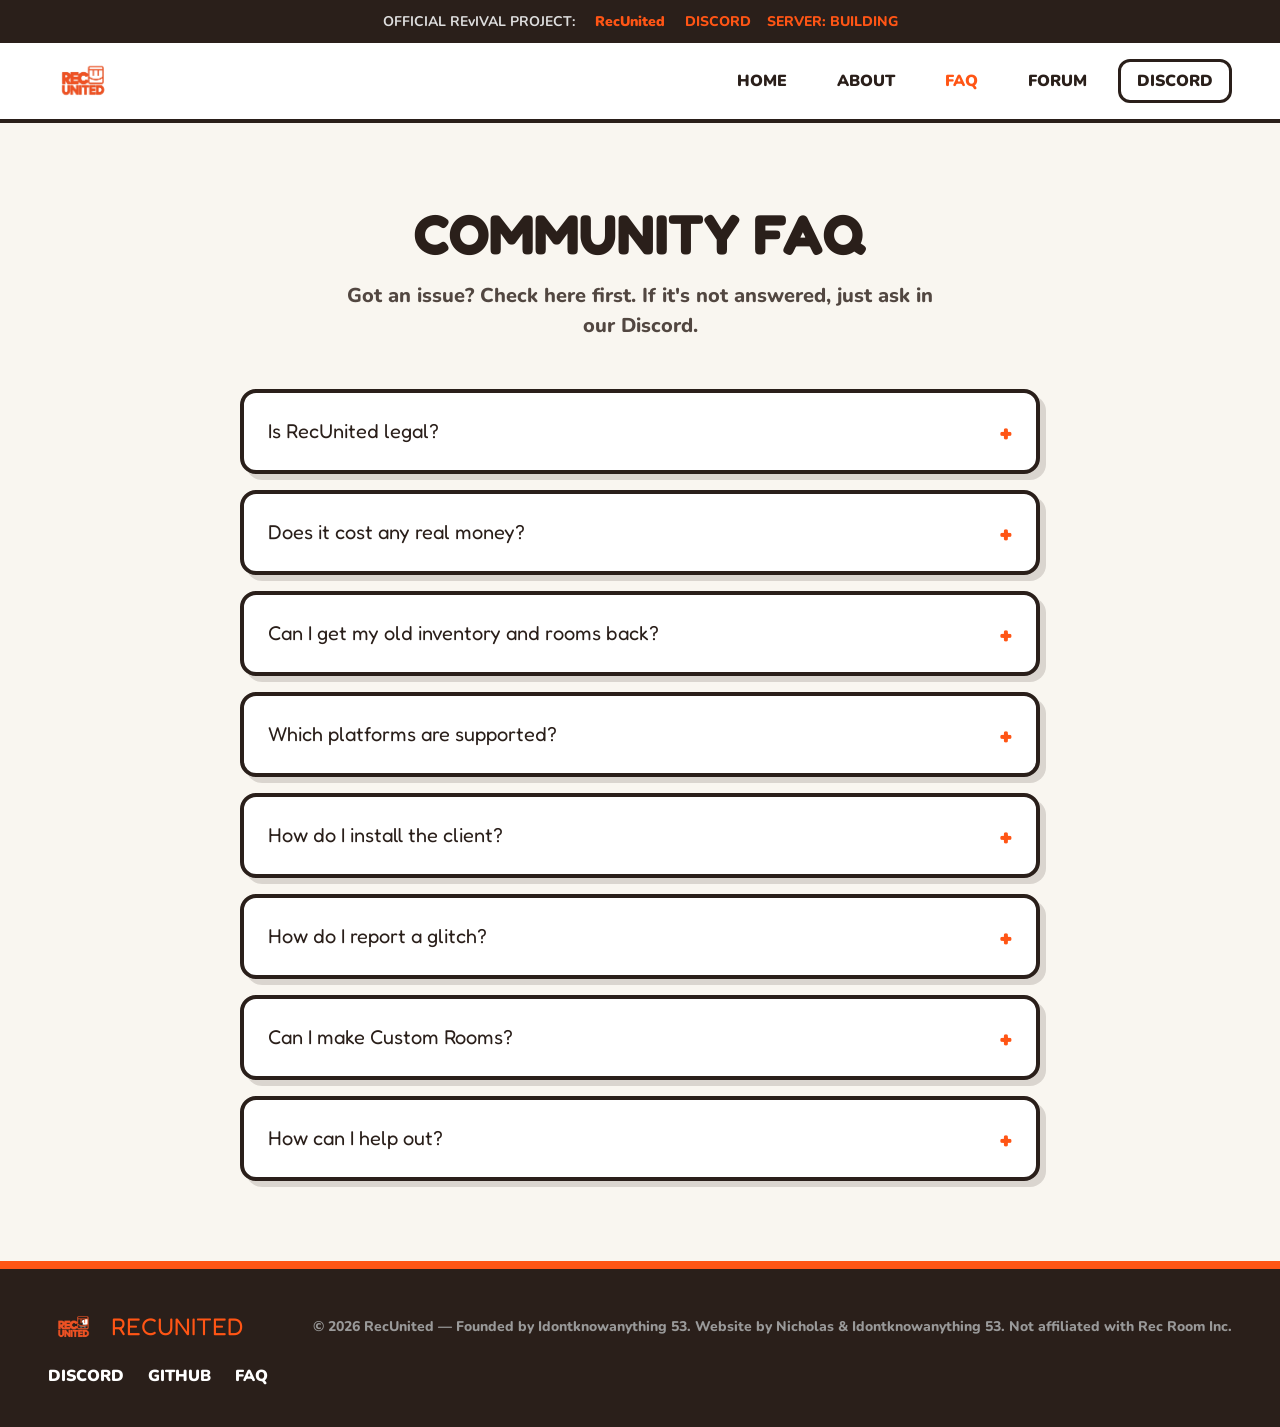
<file: faq.html>
<!DOCTYPE html>
<html lang="en">
<head>
<meta charset="UTF-8">
<meta name="viewport" content="width=device-width, initial-scale=1.0">
<title>FAQ — RecUnited</title>
<link href="https://fonts.googleapis.com/css2?family=Fredoka+One&family=Nunito:wght@400;700;800;900&display=swap" rel="stylesheet">
<link href="styles.css" rel="stylesheet">
</head>
<body>

<div class="topbar">
  <span>OFFICIAL REvIVAL PROJECT:</span>
  <strong>RecUnited</strong>
  <div class="topbar-links">
    <a href="https://discord.gg/YjyBSMwTQD" target="_blank">Discord</a>
    <a href="about.html">Server: Building</a>
  </div>
</div>

<nav>
  <a class="nav-logo" href="index.html">
    <img class="logo-img" src="RecUnited-logo-2.png" alt="RecUnited Logo" onerror="this.src='https://placehold.co/200x80/FF5515/FFFFFF?text=RecUnited&font=Montserrat'">
  </a>
  <ul class="nav-links">
    <li class="nav-item"><a href="index.html">Home</a></li>
    <li class="nav-item"><a href="about.html">About</a></li>
    <li class="nav-item"><a href="faq.html" style="color:var(--orange);">FAQ</a></li>
    <li class="nav-item"><a href="forum.html">Forum</a></li>
    <li class="nav-item"><a href="https://discord.gg/YjyBSMwTQD" target="_blank" class="nav-link-btn">Discord</a></li>
  </ul>
</nav>

<section class="section">
  <div class="section-inner" style="text-align:center;">
    <h2>Community FAQ</h2>
    <p class="section-sub" style="margin: 0 auto 48px;">Got an issue? Check here first. If it's not answered, just ask in our Discord.</p>
    
    <div class="faq-wrap">
      <div class="faq-card">
        <button class="faq-btn">Is RecUnited legal?<div class="faq-icon">+</div></button>
        <div class="faq-ans">RecUnited is a fan-made preservation project. We don't distribute copyrighted game files — you need to already have the game installed. We operate legally under fair use principles like many other private servers.</div>
      </div>
      <div class="faq-card">
        <button class="faq-btn">Does it cost any real money?<div class="faq-icon">+</div></button>
        <div class="faq-ans">No. The server is completely free to play. We cover backend server costs through community donations. We will never sell in-game items.</div>
      </div>
      <div class="faq-card">
        <button class="faq-btn">Can I get my old inventory and rooms back?<div class="faq-icon">+</div></button>
        <div class="faq-ans">Sadly, no. We cannot access your old data from their servers. Everyone gets to start totally fresh!</div>
      </div>
      <div class="faq-card">
        <button class="faq-btn">Which platforms are supported?<div class="faq-icon">+</div></button>
        <div class="faq-ans">We are focusing on PC and PCVR first, with Meta Quest sideloading following soon after. We don't plan to release on consoles simply due to how locked-down those stores are.</div>
      </div>
      <div class="faq-card">
        <button class="faq-btn">How do I install the client?<div class="faq-icon">+</div></button>
        <div class="faq-ans">Grab the patcher from our Discord. Instructions are available on the <a href="join.html" style="color:var(--orange); font-weight:800;">Play Now</a> page!</div>
      </div>
      <div class="faq-card">
        <button class="faq-btn">How do I report a glitch?<div class="faq-icon">+</div></button>
        <div class="faq-ans">Drop it in the #bug-reports channel on our Discord server, or open a GitHub issue. We read every single one.</div>
      </div>
      <div class="faq-card">
        <button class="faq-btn">Can I make Custom Rooms?<div class="faq-icon">+</div></button>
        <div class="faq-ans">Yes, the Maker Pen works perfectly online. You can build together with friends and save your rooms natively to our server.</div>
      </div>
      <div class="faq-card">
        <button class="faq-btn">How can I help out?<div class="faq-icon">+</div></button>
        <div class="faq-ans">Join the Discord, contribute to our GitHub repo, or help test out the network code when we do live lobby tests!</div>
      </div>
    </div>
  </div>
</section>

<footer>
  <a class="footer-logo" href="index.html"><img src="RecUnited-logo-2.png" alt="Logo" style="height:36px; object-fit:contain;" onerror="this.style.display='none'"> RecUnited</a>
  <span class="footer-copy">© 2026 RecUnited — Founded by Idontknowanything 53. Website by Nicholas & Idontknowanything 53. Not affiliated with Rec Room Inc.</span>
  <div class="footer-links">
    <a href="https://discord.gg/YjyBSMwTQD" target="_blank">Discord</a>
    <a href="https://github.com/nicholasm624/RecUnited" target="_blank">GitHub</a>
    <a href="faq.html">FAQ</a>
  </div>
</footer>

<script src="script.js"></script>
</body>
</html>
</file>
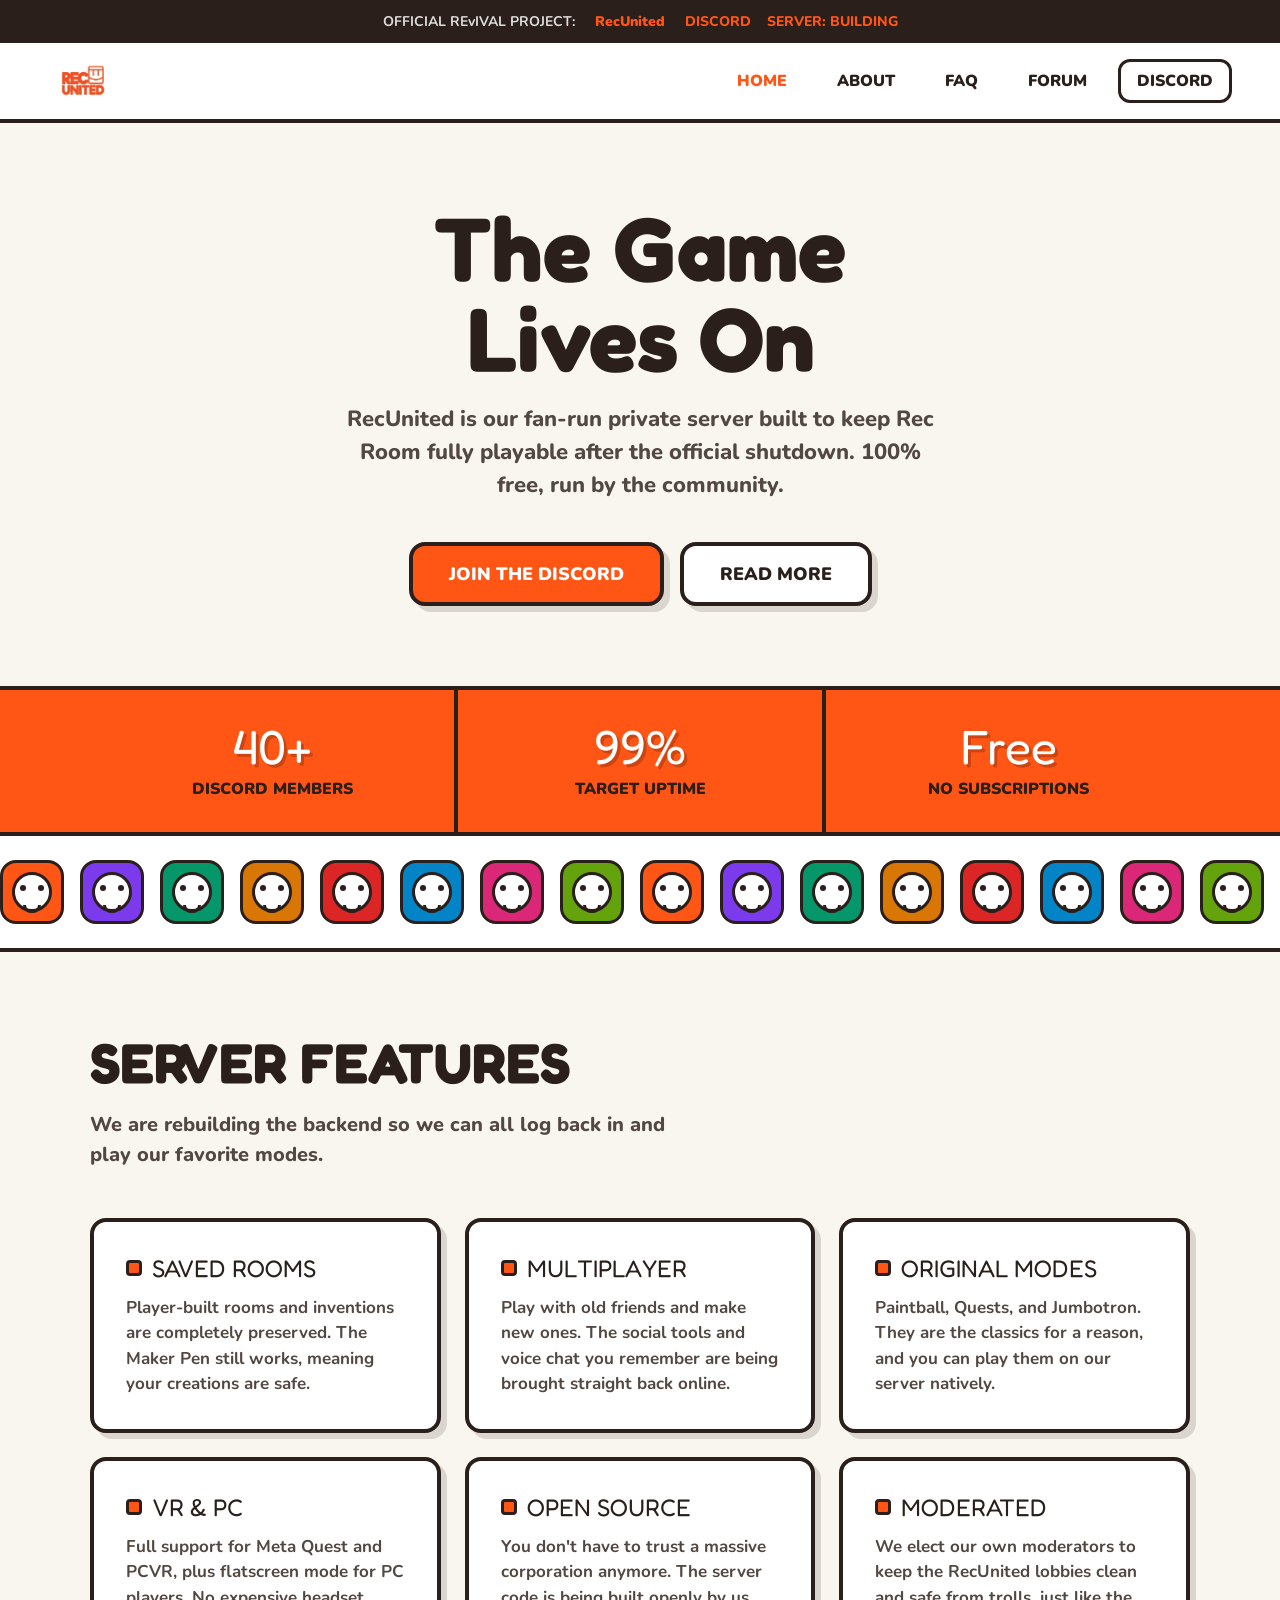
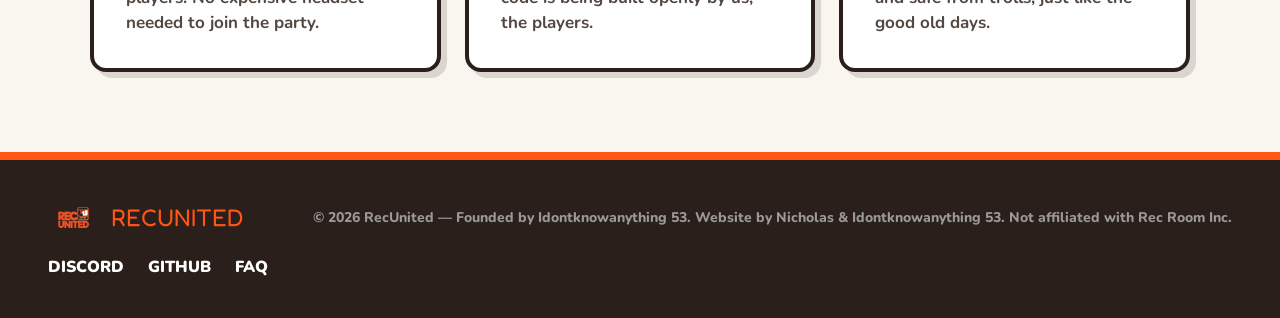
<file: inx.html>
<!DOCTYPE html>
<html lang="en">
<head>
<meta charset="UTF-8">
<meta name="viewport" content="width=device-width, initial-scale=1.0">
<title>RecUnited — The Game Lives On</title>
<link href="https://fonts.googleapis.com/css2?family=Fredoka+One&family=Nunito:wght@400;700;800;900&display=swap" rel="stylesheet">
<link href="styles.css" rel="stylesheet">
</head>
<body>

<div class="topbar">
  <span>OFFICIAL REvIVAL PROJECT:</span>
  <strong>RecUnited</strong>
  <div class="topbar-links">
    <a href="https://discord.gg/YjyBSMwTQD" target="_blank">Discord</a>
    <a href="about.html">Server: Building</a>
  </div>
</div>

<nav>
  <a class="nav-logo" href="index.html">
    <img class="logo-img" src="RecUnited-logo-2.png" alt="RecUnited Logo" onerror="this.src='https://placehold.co/200x80/FF5515/FFFFFF?text=RecUnited&font=Montserrat'">
  </a>

  <ul class="nav-links">
    <li class="nav-item"><a href="index.html" style="color:var(--orange);">Home</a></li>
    <li class="nav-item"><a href="about.html">About</a></li>
    <li class="nav-item"><a href="faq.html">FAQ</a></li>
    <li class="nav-item"><a href="forum.html">Forum</a></li>
    <li class="nav-item">
      <a href="https://discord.gg/YjyBSMwTQD" target="_blank" class="nav-link-btn">Discord</a>
    </li>
  </ul>
</nav>

<section class="hero">
  <div class="hero-inner">
    <h1>The Game<br>Lives On</h1>
    <p class="hero-sub">RecUnited is our fan-run private server built to keep Rec Room fully playable after the official shutdown. 100% free, run by the community.</p>
    <div class="hero-btns">
      <a href="https://discord.gg/YjyBSMwTQD" target="_blank" class="btn-orange">Join the Discord</a>
      <a href="#features" class="btn-outline">Read More</a>
    </div>
  </div>
</section>

<div class="stats-strip">
  <div class="stats-inner">
    <div class="stat-item"><span class="stat-n">40+</span><div class="stat-l">Discord Members</div></div>
    <div class="stat-item"><span class="stat-n">99%</span><div class="stat-l">Target Uptime</div></div>
    <div class="stat-item"><span class="stat-n">Free</span><div class="stat-l">No Subscriptions</div></div>
  </div>
</div>

<div class="avatar-strip"><div class="avatar-row" id="av-row"></div></div>

<section id="features" class="section">
  <div class="section-inner">
    <h2>Server Features</h2>
    <p class="section-sub">We are rebuilding the backend so we can all log back in and play our favorite modes.</p>
    
    <div class="features-grid">
      <div class="feat-card">
        <div class="feat-title">Saved Rooms</div>
        <p class="feat-desc">Player-built rooms and inventions are completely preserved. The Maker Pen still works, meaning your creations are safe.</p>
      </div>
      <div class="feat-card">
        <div class="feat-title">Multiplayer</div>
        <p class="feat-desc">Play with old friends and make new ones. The social tools and voice chat you remember are being brought straight back online.</p>
      </div>
      <div class="feat-card">
        <div class="feat-title">Original Modes</div>
        <p class="feat-desc">Paintball, Quests, and Jumbotron. They are the classics for a reason, and you can play them on our server natively.</p>
      </div>
      <div class="feat-card">
        <div class="feat-title">VR & PC</div>
        <p class="feat-desc">Full support for Meta Quest and PCVR, plus flatscreen mode for PC players. No expensive headset needed to join the party.</p>
      </div>
      <div class="feat-card">
        <div class="feat-title">Open Source</div>
        <p class="feat-desc">You don't have to trust a massive corporation anymore. The server code is being built openly by us, the players.</p>
      </div>
      <div class="feat-card">
        <div class="feat-title">Moderated</div>
        <p class="feat-desc">We elect our own moderators to keep the RecUnited lobbies clean and safe from trolls, just like the good old days.</p>
      </div>
    </div>
  </div>
</section>

<footer>
  <a class="footer-logo" href="index.html">
    <img src="RecUnited-logo-2.png" alt="Logo" style="height:36px; object-fit:contain;" onerror="this.style.display='none'">
    RecUnited
  </a>
  <span class="footer-copy">© 2026 RecUnited — Founded by Idontknowanything 53. Website by Nicholas & Idontknowanything 53. Not affiliated with Rec Room Inc.</span>
  <div class="footer-links">
    <a href="https://discord.gg/YjyBSMwTQD" target="_blank">Discord</a>
    <a href="https://github.com/nicholasm624/RecUnited" target="_blank">GitHub</a>
    <a href="faq.html">FAQ</a>
  </div>
</footer>

<script src="script.js"></script>
</body>
</html>
</file>
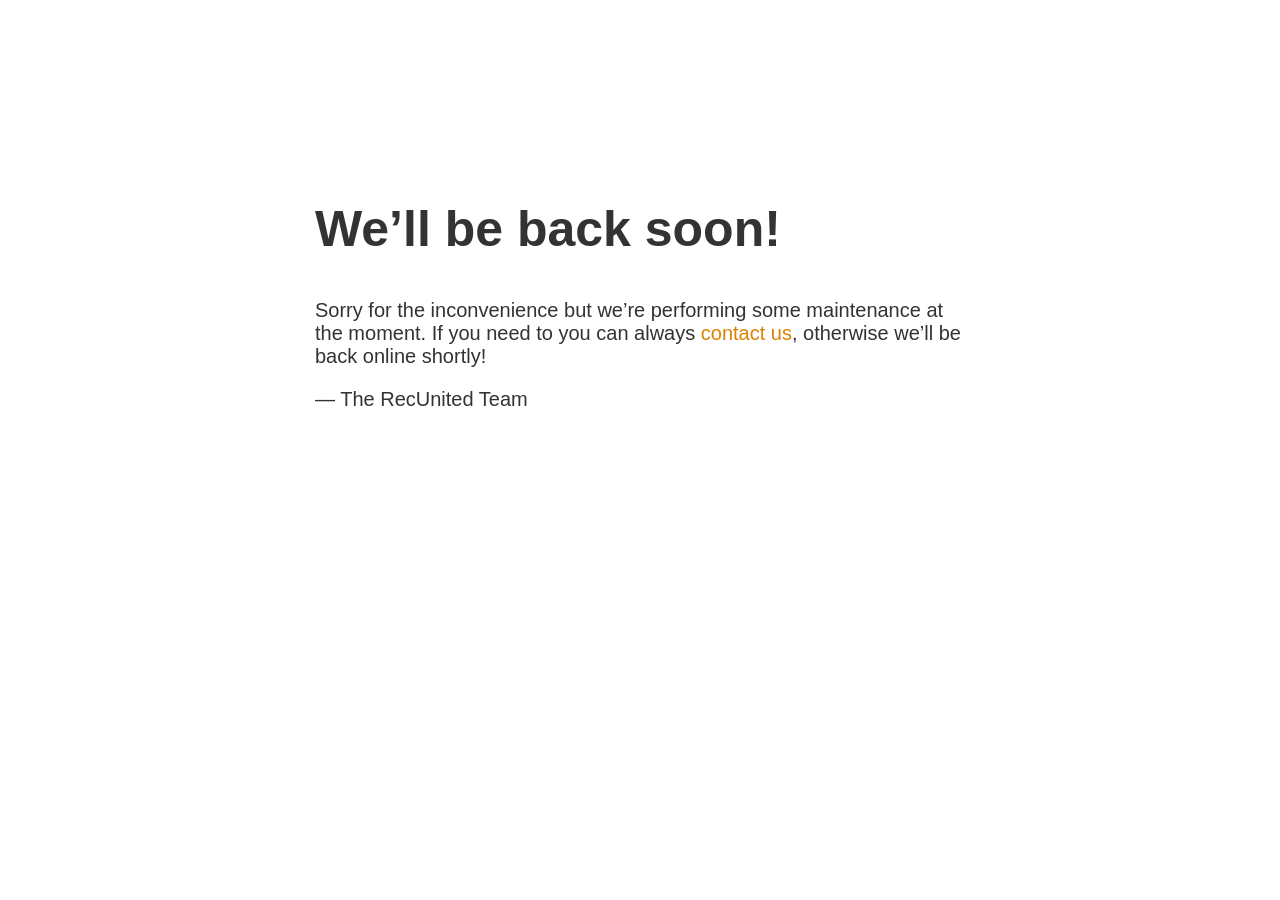
<file: x.html>
<!doctype html>
<title>Site Maintenance</title>
<style>
  body { text-align: center; padding: 150px; }
  h1 { font-size: 50px; }
  body { font: 20px Helvetica, sans-serif; color: #333; }
  article { display: block; text-align: left; width: 650px; margin: 0 auto; }
  a { color: #dc8100; text-decoration: none; }
  a:hover { color: #333; text-decoration: none; }
</style>

<article>
    <h1>We&rsquo;ll be back soon!</h1>
    <div>
        <p>Sorry for the inconvenience but we&rsquo;re performing some maintenance at the moment. If you need to you can always <a href="mailto:#">contact us</a>, otherwise we&rsquo;ll be back online shortly!</p>
        <p>&mdash; The RecUnited Team</p>
    </div>
</article>
</file>
<file: styles.css>
:root {
  --orange: #FF5515;
  --orange-dark: #cc4410;
  --off-white: #F9F6F0;
  --white: #FFFFFF;
  --text: #2A1F1A;
  --text-mid: #524741;
  --thick-border: 4px solid var(--text);
  --hard-shadow: 6px 6px 0px rgba(42, 31, 26, 0.15);
}

*, *::before, *::after { box-sizing: border-box; margin: 0; padding: 0; }
body { font-family: 'Nunito', sans-serif; background: var(--off-white); color: var(--text); overflow-x: hidden; }

/* ── TOPBAR ── */
.topbar {
  background: var(--text); color: var(--white); text-align: center;
  padding: 12px 16px; font-size: 14px; font-weight: 700;
  display: flex; align-items: center; justify-content: center; gap: 20px;
}
.topbar span { color: #ddd; }
.topbar strong { color: var(--orange); font-weight: 900; }
.topbar-links { display: flex; gap: 16px; font-weight: 800; }
.topbar-links a { color: var(--orange); text-decoration: none; font-size: 14px; text-transform: uppercase; }
.topbar-links a:hover { color: white; text-decoration: underline; text-decoration-thickness: 3px; }

/* ── NAV ── */
nav {
  background: var(--white);
  border-bottom: var(--thick-border);
  padding: 0 48px; height: 80px;
  display: flex; align-items: center; justify-content: space-between;
}

.nav-logo { height: 50px; display: flex; align-items: center; text-decoration: none; }
.logo-img { height: 100%; width: auto; object-fit: contain; }

.nav-links { display: flex; gap: 12px; list-style: none; align-items: center; }
.nav-item > a {
  padding: 8px 16px; border-radius: 12px;
  color: var(--text); text-decoration: none;
  font-weight: 900; font-size: 16px; text-transform: uppercase;
  border: 3px solid transparent; transition: background 0.1s;
}
.nav-item > a:hover { background: #eee; border-color: #ddd; }

.nav-btn { background: var(--orange) !important; color: white !important; border: var(--thick-border) !important; box-shadow: 4px 4px 0px rgba(0,0,0,0.1); }
.nav-btn:hover { background: var(--orange-dark) !important; transform: translate(2px, 2px); box-shadow: 2px 2px 0px rgba(0,0,0,0.1); }

.nav-link-btn { border: 3px solid var(--text) !important; color: var(--text) !important; font-weight: 900 !important; background: var(--white) !important; }
.nav-link-btn:hover { background: #eee !important; color: var(--text) !important; }

/* ── HERO ── */
.hero { padding: 80px 24px; text-align: center; }
.hero-inner { max-width: 820px; margin: 0 auto; }
.hero h1 { font-family: 'Fredoka One', cursive; font-size: clamp(48px, 8vw, 90px); line-height: 1; color: var(--text); margin-bottom: 20px; }
.hero h1 .orange { color: var(--orange); }
.hero-sub { font-size: clamp(18px, 2.5vw, 22px); color: var(--text-mid); line-height: 1.5; max-width: 600px; margin: 0 auto 40px; font-weight: 800; }
.hero-btns { display: flex; gap: 16px; flex-wrap: wrap; justify-content: center; }
.btn-orange { background: var(--orange); color: white; padding: 16px 36px; border-radius: 16px; font-weight: 900; font-size: 18px; text-decoration: none; border: var(--thick-border); box-shadow: var(--hard-shadow); display: inline-flex; align-items: center; justify-content: center; transition: transform 0.1s, box-shadow 0.1s; text-transform: uppercase; }
.btn-orange:hover { transform: translate(4px, 4px); box-shadow: 2px 2px 0px rgba(42,31,26,0.15); }
.btn-outline { background: var(--white); color: var(--text); padding: 16px 36px; border-radius: 16px; font-weight: 900; font-size: 18px; text-decoration: none; border: var(--thick-border); box-shadow: var(--hard-shadow); transition: transform 0.1s, box-shadow 0.1s; text-transform: uppercase; }
.btn-outline:hover { transform: translate(4px, 4px); box-shadow: 2px 2px 0px rgba(42,31,26,0.15); background: #eee; }

/* STATS */
.stats-strip { background: var(--orange); border-top: var(--thick-border); border-bottom: var(--thick-border); }
.stats-inner { display: flex; flex-wrap: wrap; max-width: 1100px; margin: 0 auto; }
.stat-item { flex: 1; min-width: 180px; padding: 32px 24px; text-align: center; border-right: var(--thick-border); color: white; }
.stat-item:last-child { border-right: none; }
.stat-n { font-family: 'Fredoka One', cursive; font-size: 48px; line-height: 1; color: var(--white); display: block; text-shadow: 3px 3px 0px rgba(0,0,0,0.2); }
.stat-l { font-size: 16px; font-weight: 900; margin-top: 8px; text-transform: uppercase; color: var(--text); }

/* AVATARS MARQUEE */
.avatar-strip { background: var(--white); border-bottom: var(--thick-border); padding: 24px 0; overflow: hidden; }
.avatar-row { display: flex; gap: 16px; animation: marquee 30s linear infinite; width: max-content; }
.av { width: 64px; height: 64px; border-radius: 16px; border: 3px solid var(--text); flex-shrink: 0; display: flex; align-items: center; justify-content: center; position: relative; overflow: hidden; background: #eee; }
.av-inner { width: 40px; height: 40px; background: white; border-radius: 50%; border: 3px solid var(--text); position: relative; }
.av-inner::before, .av-inner::after { content: ''; position: absolute; background: var(--text); border-radius: 50%; top: 28%; width: 6px; height: 6px; }
.av-inner::before { left: 16%; } .av-inner::after { right: 16%; }
.av-mouth { position: absolute; bottom: 8px; left: 50%; transform: translateX(-50%); width: 18px; height: 8px; border: 3px solid var(--text); border-top: none; border-radius: 0 0 10px 10px; }
@keyframes marquee { from { transform: translateX(0); } to { transform: translateX(-50%); } }

/* SECTIONS */
.section { padding: 80px 24px; }
.section-inner { max-width: 1100px; margin: 0 auto; }
.section-alt { background: #EAE6DB; border-top: var(--thick-border); border-bottom: var(--thick-border); }
h2 { font-family: 'Fredoka One', cursive; font-size: clamp(36px, 5vw, 56px); line-height: 1.1; color: var(--text); margin-bottom: 16px; text-transform: uppercase; }
.section-sub { font-size: 20px; color: var(--text-mid); font-weight: 800; line-height: 1.5; max-width: 600px; margin-bottom: 48px; }

/* FEATURES GRID */
.features-grid { display: grid; grid-template-columns: repeat(auto-fit, minmax(320px, 1fr)); gap: 24px; }
.feat-card { background: var(--white); border: var(--thick-border); border-radius: 16px; padding: 32px; box-shadow: var(--hard-shadow); }
.feat-title { font-family: 'Fredoka One', cursive; font-size: 24px; color: var(--text); margin-bottom: 12px; text-transform: uppercase; display: flex; align-items: center; gap: 10px; }
.feat-title::before { content: ''; display: inline-block; width: 16px; height: 16px; background: var(--orange); border: 3px solid var(--text); border-radius: 4px; }
.feat-desc { color: var(--text-mid); font-size: 17px; line-height: 1.5; font-weight: 700; }

/* ABOUT CONTENT */
.about-content { display: flex; flex-direction: column; gap: 32px; }
.about-panel { background: var(--white); border-radius: 16px; padding: 40px; border: var(--thick-border); box-shadow: var(--hard-shadow); }
.about-panel h3 { font-family: 'Fredoka One', cursive; font-size: 28px; color: var(--text); text-transform: uppercase; margin-bottom: 16px; }
.about-panel p { font-size: 18px; line-height: 1.6; color: var(--text-mid); font-weight: 700; }
.team-grid { display: grid; grid-template-columns: repeat(auto-fill, minmax(200px, 1fr)); gap: 24px; margin-top: 24px; }
.team-member { display: flex; flex-direction: column; align-items: center; text-align: center; gap: 12px; background: var(--off-white); border: var(--thick-border); border-radius: 16px; padding: 24px; box-shadow: var(--hard-shadow); }
.team-avatar { width: 90px; height: 90px; border-radius: 16px; border: var(--thick-border); overflow: hidden; }
.team-avatar img { width: 100%; height: 100%; object-fit: cover; }
.team-name { font-weight: 900; font-size: 20px; color: var(--text); }
.team-role { font-weight: 800; font-size: 14px; color: var(--orange); text-transform: uppercase; background: var(--text); padding: 4px 12px; border-radius: 8px; color: white; }

/* FAQ */
.faq-wrap { max-width: 800px; display: flex; flex-direction: column; gap: 16px; margin: 0 auto; }
.faq-card { background: var(--white); border: var(--thick-border); border-radius: 16px; box-shadow: var(--hard-shadow); }
.faq-btn { width: 100%; text-align: left; background: none; border: none; cursor: pointer; padding: 24px; display: flex; justify-content: space-between; align-items: center; font-family: 'Fredoka One', cursive; font-size: 20px; color: var(--text); }
.faq-btn:hover { background: #eee; border-radius: 12px; }
.faq-icon { font-size: 24px; font-weight: 900; color: var(--orange); transition: transform 0.2s; }
.faq-btn.open .faq-icon { transform: rotate(45deg); color: var(--text); }
.faq-ans { display: none; font-size: 17px; font-weight: 700; color: var(--text-mid); line-height: 1.6; padding: 0 24px 24px; }
.faq-ans.open { display: block; }

/* JOIN */
.join-panels { display: flex; flex-direction: column; gap: 32px; max-width: 800px; margin: 0 auto; }
.step-card { background: var(--white); border: var(--thick-border); border-radius: 16px; padding: 32px; box-shadow: var(--hard-shadow); display: flex; gap: 24px; align-items: flex-start; }
.step-num-box { flex-shrink: 0; width: 64px; height: 64px; background: var(--orange); border: var(--thick-border); border-radius: 16px; display: flex; align-items: center; justify-content: center; font-family: 'Fredoka One', cursive; font-size: 32px; color: white; }
.step-content h3 { font-family: 'Fredoka One', cursive; font-size: 24px; color: var(--text); text-transform: uppercase; margin-bottom: 8px; }
.step-content p { font-size: 17px; line-height: 1.6; color: var(--text-mid); font-weight: 700; }

/* FOOTER */
footer { background: var(--text); color: white; padding: 40px 48px; border-top: 8px solid var(--orange); display: flex; flex-wrap: wrap; gap: 20px; align-items: center; justify-content: space-between; }
.footer-logo { font-family: 'Fredoka One', cursive; font-size: 24px; color: var(--orange); text-decoration: none; display: flex; align-items: center; gap: 12px; text-transform: uppercase; }
.footer-copy { font-size: 14px; font-weight: 800; color: #999; }
.footer-links { display: flex; gap: 24px; font-weight: 900; }
.footer-links a { color: white; text-decoration: none; font-size: 16px; text-transform: uppercase; }
.footer-links a:hover { color: var(--orange); text-decoration: underline; text-decoration-thickness: 3px; }

/* MINIGAME */
#minigame-overlay {
  position: fixed; top: 0; left: 0; right: 0; bottom: 0;
  background: rgba(42,31,26,0.95);
  z-index: 9999; display: none; flex-direction: column; align-items: center; justify-content: center;
  color: white; font-family: 'Fredoka One', cursive; cursor: crosshair; user-select: none;
}
#minigame-overlay.active { display: flex; }
#minigame-ui { position: absolute; top: 30px; left: 30px; font-size: 28px; pointer-events: none; }
#minigame-timer { color: var(--orange); text-shadow: 2px 2px 0px black; }
.target {
  position: absolute; width: 70px; height: 70px; border-radius: 50%;
  border: 6px solid white; display: flex; align-items: center; justify-content: center;
  box-shadow: 4px 4px 0px rgba(0,0,0,0.5); cursor: crosshair;
  background: radial-gradient(circle, #E63946 25%, white 30%, white 45%, #E63946 50%);
}
.target.blue { background: radial-gradient(circle, #1D3557 25%, white 30%, white 45%, #1D3557 50%); }
.splat {
  position: absolute; width: 100px; height: 100px;
  background: url("data:image/svg+xml,%3Csvg viewBox='0 0 100 100' xmlns='http://www.w3.org/2000/svg'%3E%3Cpath fill='%23FF5515' d='M50 0C60 10 90 20 100 50C90 80 60 90 50 100C40 90 10 80 0 50C10 20 40 10 50 0Z'/%3E%3C/svg%3E") center/contain no-repeat;
  pointer-events: none; opacity: 0; animation: splatAnim 0.6s forwards; transform: translate(-50%, -50%);
}
@keyframes splatAnim {
  0% { opacity: 1; transform: translate(-50%, -50%) scale(0.5); }
  100% { opacity: 0; transform: translate(-50%, -50%) scale(1.5); }
}
#minigame-end {
  display: none; flex-direction: column; align-items: center; gap: 20px;
  background: var(--white); color: var(--text); padding: 40px; border: var(--thick-border); border-radius: 16px; box-shadow: 8px 8px 0px rgba(0,0,0,0.5); text-align: center;
}

/* DODGEBALL MINIGAME */
#dodgeball-overlay {
  position: fixed; top: 0; left: 0; right: 0; bottom: 0;
  background: rgba(42,31,26,0.95);
  z-index: 9999; display: none; flex-direction: column; align-items: center; justify-content: center;
  color: white; font-family: 'Fredoka One', cursive; user-select: none;
}
#dodgeball-overlay.active { display: flex; }
#dodgeball-ui { position: absolute; top: 30px; left: 30px; font-size: 28px; pointer-events: none; }
#dodgeball-timer { color: var(--orange); text-shadow: 2px 2px 0px black; }
.dodgeball {
  position: absolute; width: 80px; height: 80px; border-radius: 50%;
  border: 4px solid #2a1f1a;
  box-shadow: 4px 4px 0px rgba(0,0,0,0.5);
  background: radial-gradient(circle at 30% 30%, #ff4d4d, #b30000);
  transition: left 1.5s linear;
}
#dodgeball-end {
  display: none; flex-direction: column; align-items: center; gap: 20px;
  background: var(--white); color: var(--text); padding: 40px; border: var(--thick-border); border-radius: 16px; box-shadow: 8px 8px 0px rgba(0,0,0,0.5); text-align: center;
}

@media (max-width: 800px) {
  nav { padding: 0 20px; }
  .nav-links { display: none; }
  .topbar { display: none; }
  footer { flex-direction: column; text-align: center; }
  .stat-item { flex-basis: 50%; padding: 24px; border-bottom: var(--thick-border); }
  .stat-item:nth-child(even) { border-right: none; }
  .step-card { flex-direction: column; align-items: center; text-align: center; }
}
</file>
